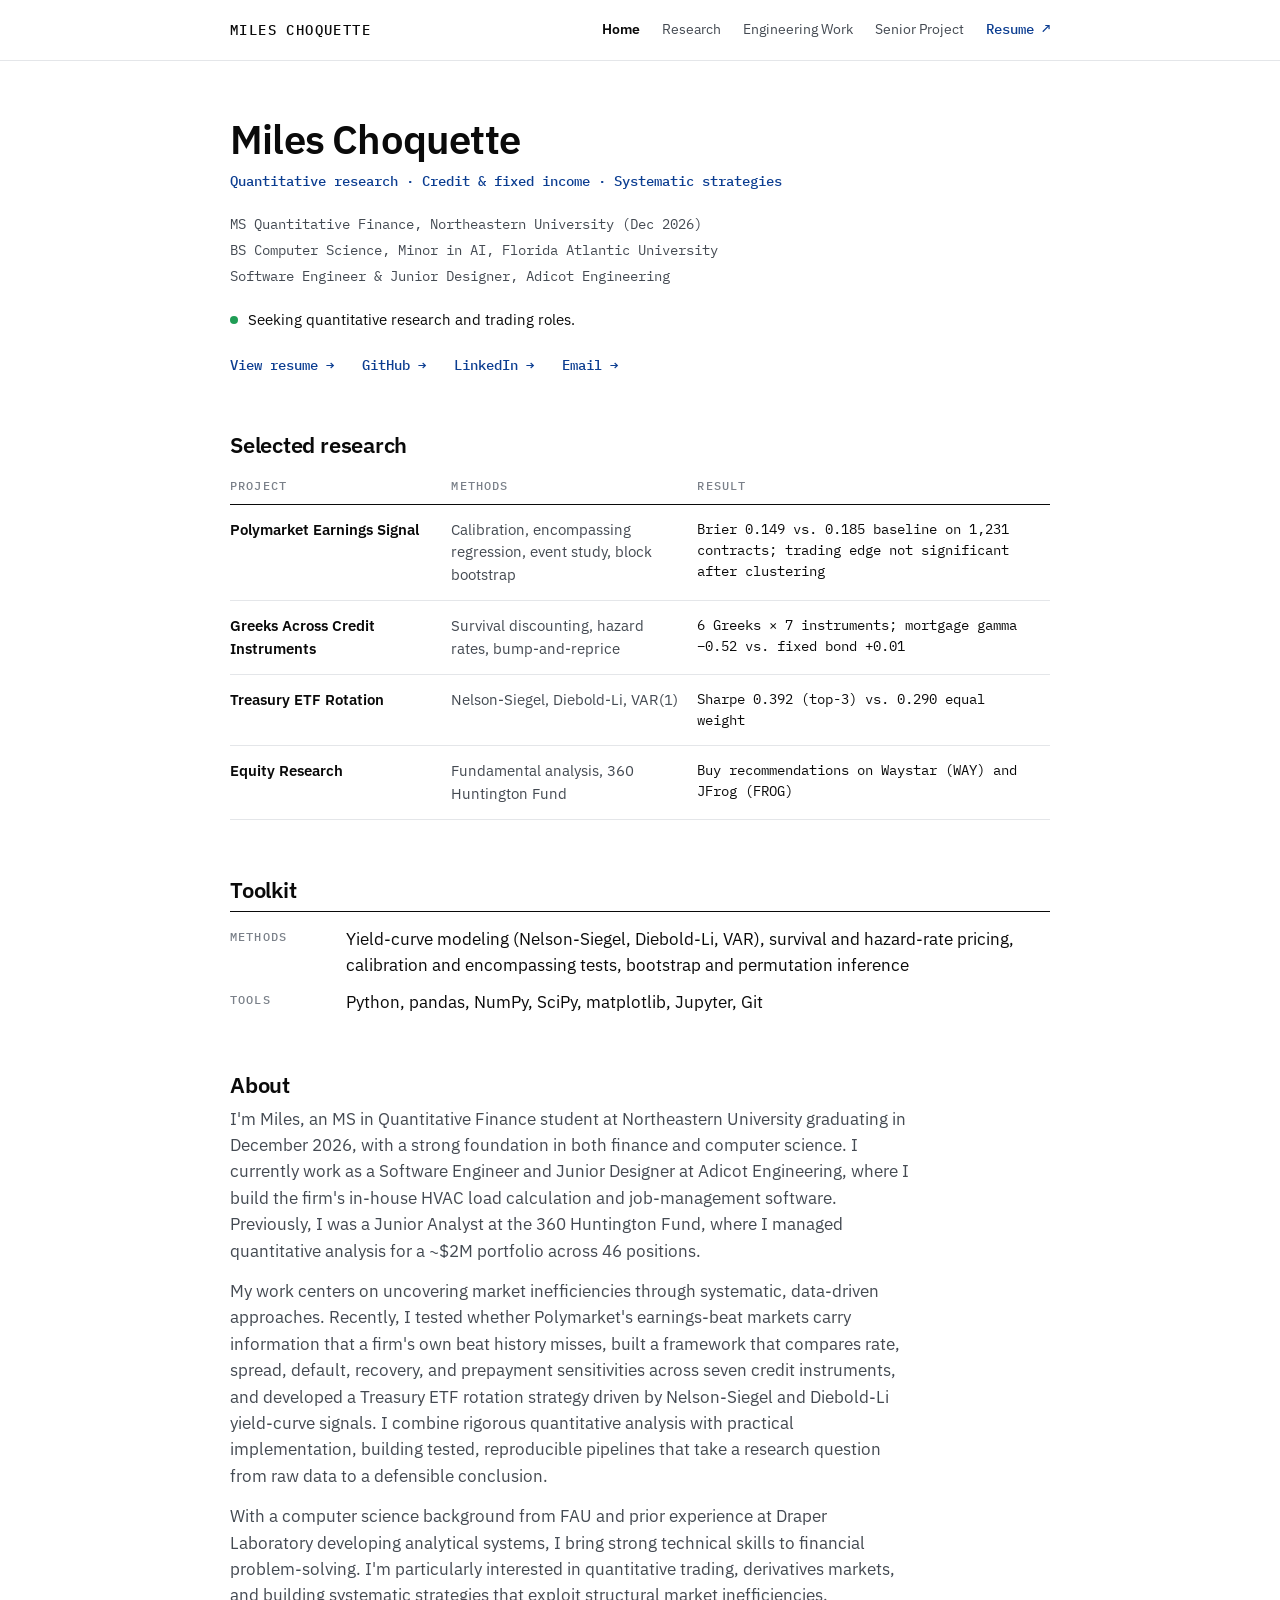
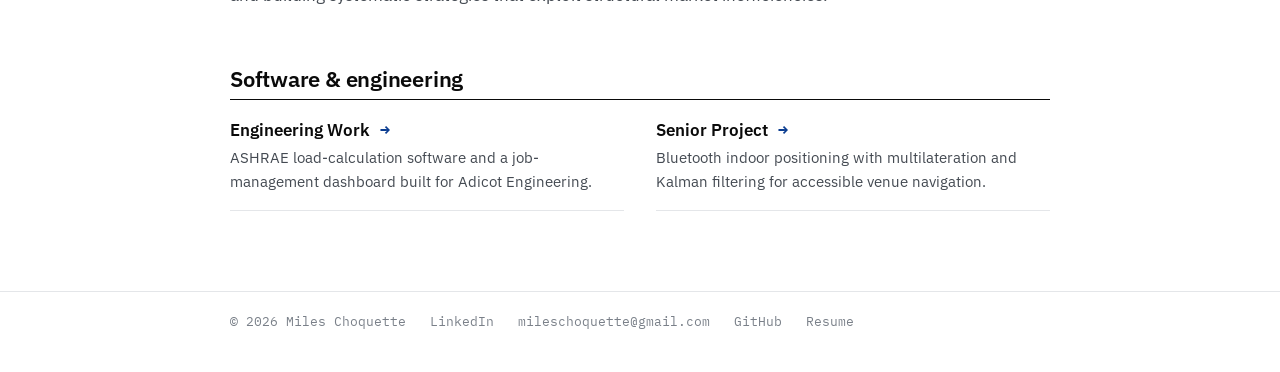
<file: index.html>
<!doctype html>
<html lang="en">
<head>
  <meta charset="utf-8">
  <meta name="viewport" content="width=device-width, initial-scale=1">
  <title>Miles Choquette | Quantitative Research</title>
  <meta name="description" content="Miles Choquette: MS Quantitative Finance candidate at Northeastern. Quantitative research, trading strategies, and engineering projects.">
  <link rel="stylesheet" href="style.css">
</head>
<body>
<header>
  <div class="wrap">
    <a class="brand" href="index.html">Miles Choquette</a>
    <nav>
      <a href="index.html" aria-current="page">Home</a>
      <a href="finance.html">Research</a>
      <a href="engineering.html">Engineering Work</a>
      <a href="senior-project.html">Senior Project</a>
      <a class="btn" href="assets/Miles-Choquette-Resume.pdf" target="_blank" rel="noopener">Resume</a>
    </nav>
  </div>
</header>
<main>
  <div class="wrap">
  <section class="hero">
    <h1>Miles Choquette</h1>
    <p class="tagline">Quantitative research &middot; Credit &amp; fixed income &middot; Systematic strategies</p>
    <ul class="creds">
      <li>MS Quantitative Finance, Northeastern University (Dec 2026)</li>
      <li>BS Computer Science, Minor in AI, Florida Atlantic University</li>
      <li>Software Engineer &amp; Junior Designer, Adicot Engineering</li>
    </ul>
    <p class="seeking">Seeking quantitative research and trading roles.</p>
  </section>
  <div class="actions">
    <a class="btn" href="assets/Miles-Choquette-Resume.pdf" target="_blank" rel="noopener">View resume</a>
    <a class="btn ghost" href="https://github.com/mileschoquette" target="_blank" rel="noopener">GitHub</a>
    <a class="btn ghost" href="https://www.linkedin.com/in/miles-choquette-372b52296" target="_blank" rel="noopener">LinkedIn</a>
    <a class="btn ghost" href="mailto:mileschoquette@gmail.com">Email</a>
  </div>
  <h2>Selected research</h2>
  <table class="research">
    <thead><tr><th>Project</th><th>Methods</th><th>Result</th></tr></thead>
    <tbody>
      <tr><td><a href="finance.html#polymarket">Polymarket Earnings Signal</a></td><td>Calibration, encompassing regression, event study, block bootstrap</td><td>Brier 0.149 vs. 0.185 baseline on 1,231 contracts; trading edge not significant after clustering</td></tr>
      <tr><td><a href="finance.html#credit-greeks">Greeks Across Credit Instruments</a></td><td>Survival discounting, hazard rates, bump-and-reprice</td><td>6 Greeks &times; 7 instruments; mortgage gamma &minus;0.52 vs. fixed bond +0.01</td></tr>
      <tr><td><a href="finance.html#ns-dl">Treasury ETF Rotation</a></td><td>Nelson-Siegel, Diebold-Li, VAR(1)</td><td>Sharpe 0.392 (top-3) vs. 0.290 equal weight</td></tr>
      <tr><td><a href="finance.html#equity">Equity Research</a></td><td>Fundamental analysis, 360 Huntington Fund</td><td>Buy recommendations on Waystar (WAY) and JFrog (FROG)</td></tr>
    </tbody>
  </table>
  <h2>Toolkit</h2>
  <dl class="toolkit">
    <dt>Methods</dt><dd>Yield-curve modeling (Nelson-Siegel, Diebold-Li, VAR), survival and hazard-rate pricing, calibration and encompassing tests, bootstrap and permutation inference</dd>
    <dt>Tools</dt><dd>Python, pandas, NumPy, SciPy, matplotlib, Jupyter, Git</dd>
  </dl>
  <section class="bio">
    <h2>About</h2>
    <p>I'm Miles, an MS in Quantitative Finance student at Northeastern University graduating in December 2026, with a strong foundation in both finance and computer science. I currently work as a Software Engineer and Junior Designer at Adicot Engineering, where I build the firm's in-house HVAC load calculation and job-management software. Previously, I was a Junior Analyst at the 360 Huntington Fund, where I managed quantitative analysis for a ~$2M portfolio across 46 positions.</p>
    <p>My work centers on uncovering market inefficiencies through systematic, data-driven approaches. Recently, I tested whether Polymarket's earnings-beat markets carry information that a firm's own beat history misses, built a framework that compares rate, spread, default, recovery, and prepayment sensitivities across seven credit instruments, and developed a Treasury ETF rotation strategy driven by Nelson-Siegel and Diebold-Li yield-curve signals. I combine rigorous quantitative analysis with practical implementation, building tested, reproducible pipelines that take a research question from raw data to a defensible conclusion.</p>
    <p>With a computer science background from FAU and prior experience at Draper Laboratory developing analytical systems, I bring strong technical skills to financial problem-solving. I'm particularly interested in quantitative trading, derivatives markets, and building systematic strategies that exploit structural market inefficiencies.</p>
  </section>
  <h2>Software &amp; engineering</h2>
  <div class="grid">
    <a class="tile" href="engineering.html"><strong>Engineering Work</strong><span>ASHRAE load-calculation software and a job-management dashboard built for Adicot Engineering.</span></a>
    <a class="tile" href="senior-project.html"><strong>Senior Project</strong><span>Bluetooth indoor positioning with multilateration and Kalman filtering for accessible venue navigation.</span></a>
  </div>
  </div>
</main>
<footer>
  <div class="wrap">
    <span>&copy; 2026 Miles Choquette</span>
    <a href="https://www.linkedin.com/in/miles-choquette-372b52296" target="_blank" rel="noopener">LinkedIn</a>
    <a href="mailto:mileschoquette@gmail.com">mileschoquette@gmail.com</a>
    <a href="https://github.com/mileschoquette" target="_blank" rel="noopener">GitHub</a>
    <a href="assets/Miles-Choquette-Resume.pdf" target="_blank" rel="noopener">Resume</a>
  </div>
</footer>
</body>
</html>
</file>
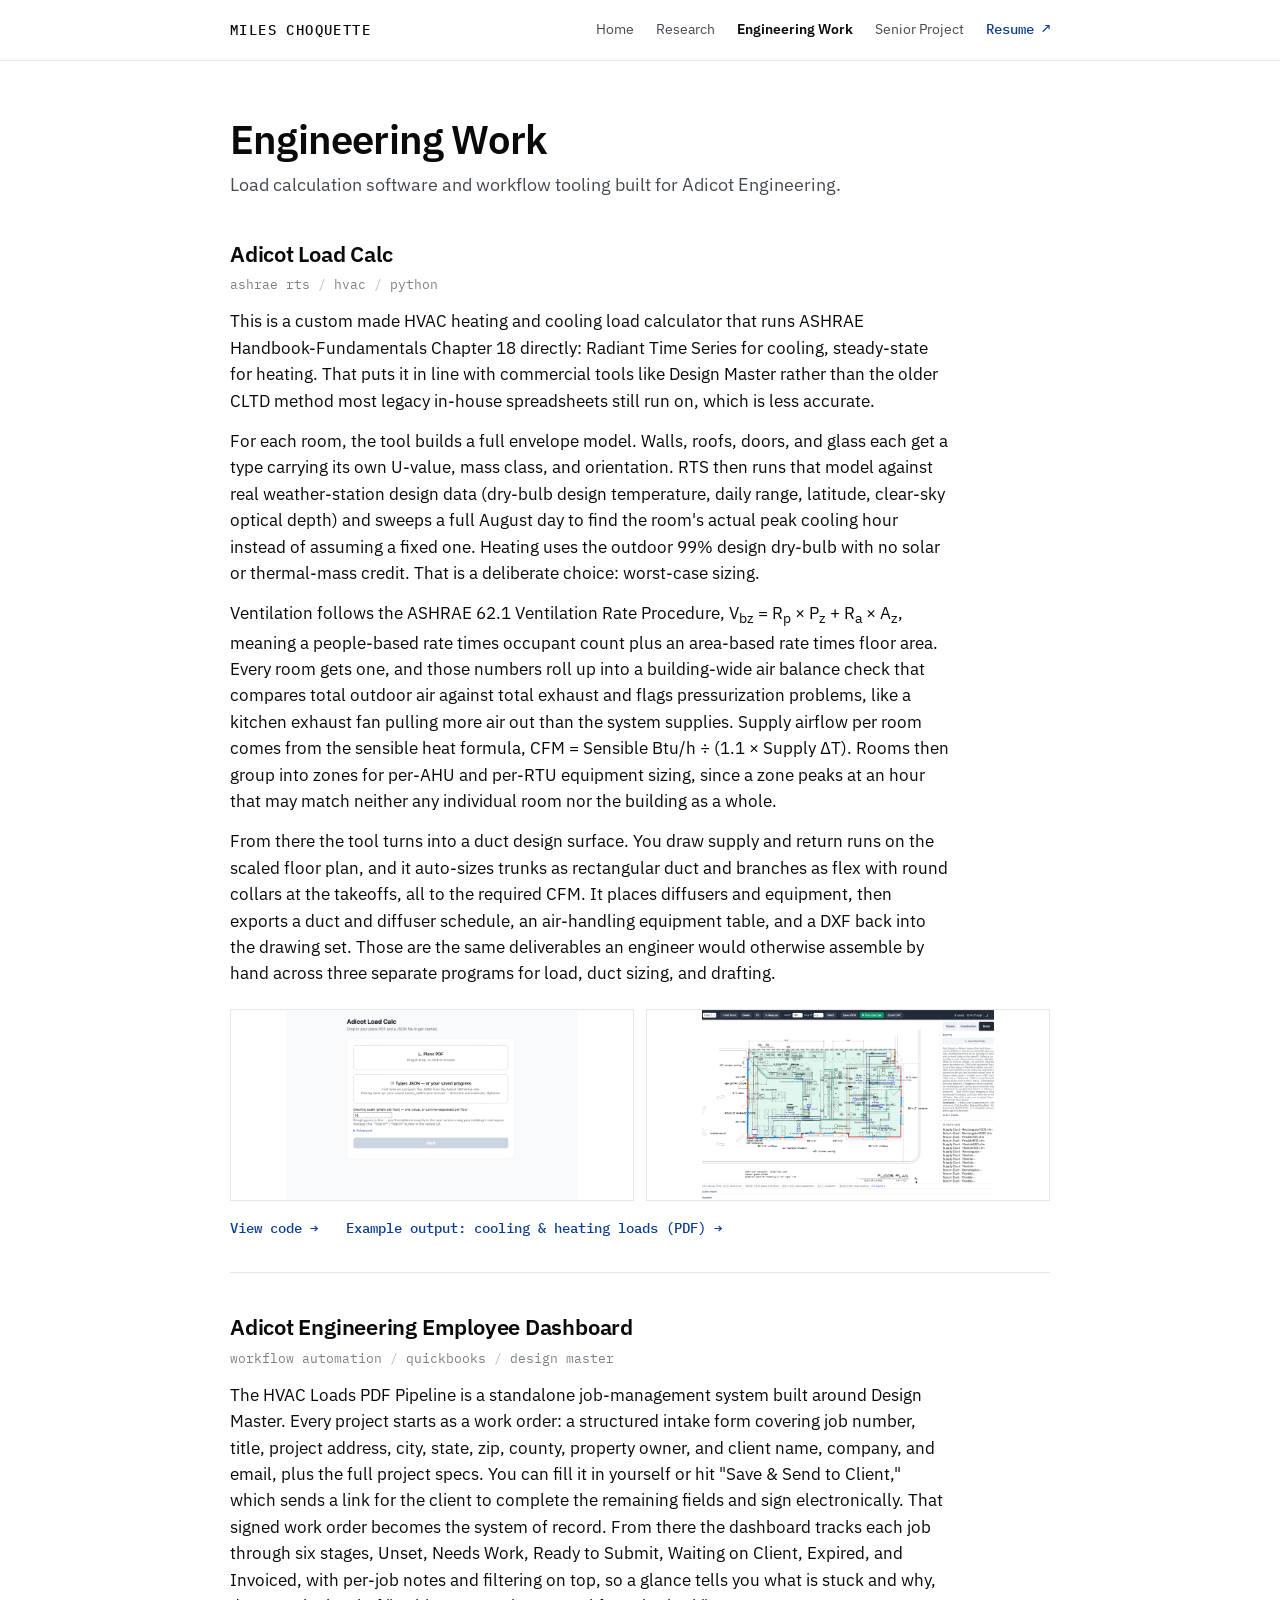
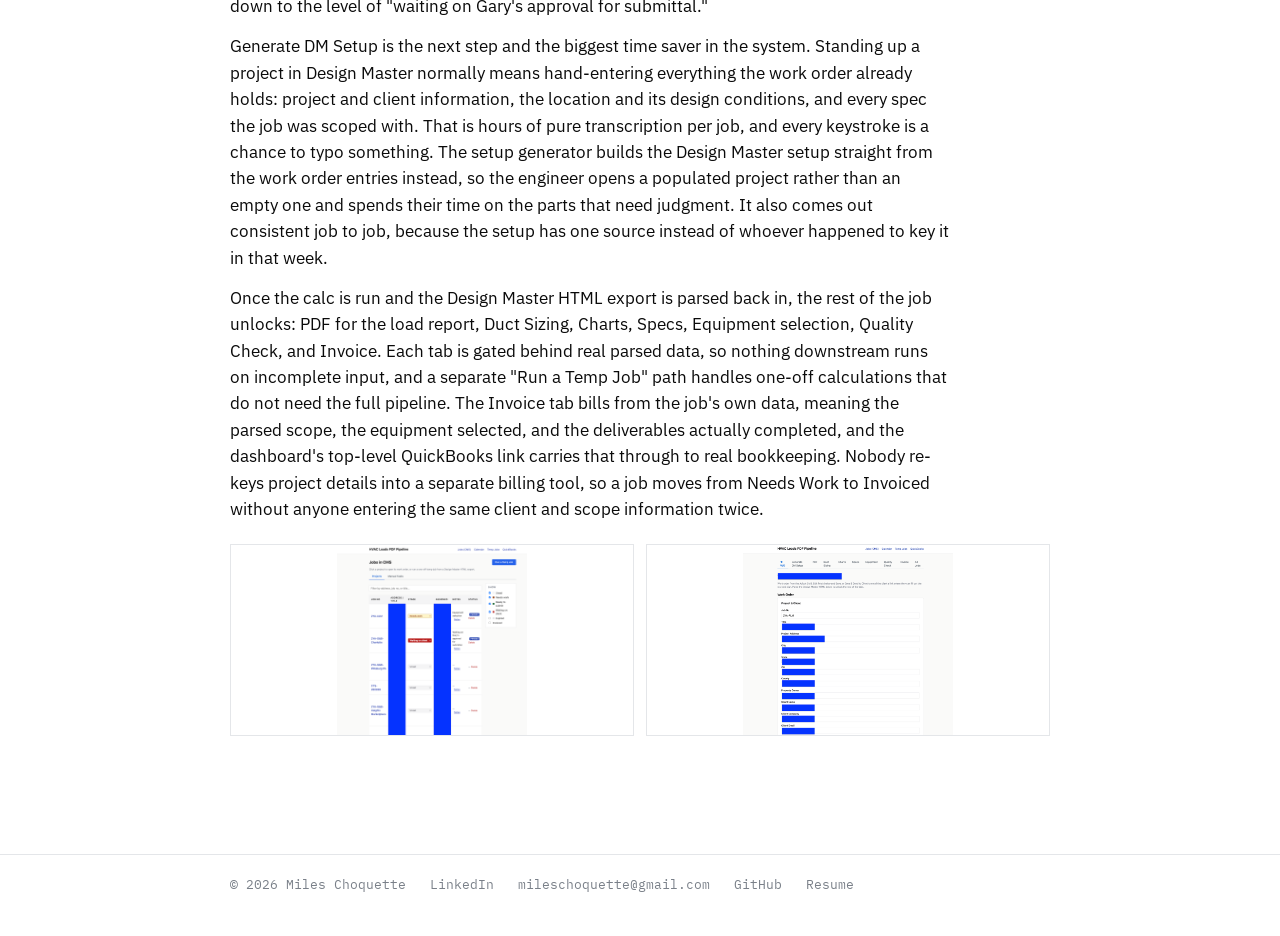
<file: engineering.html>
<!doctype html>
<html lang="en">
<head>
  <meta charset="utf-8">
  <meta name="viewport" content="width=device-width, initial-scale=1">
  <title>Engineering Work | Miles Choquette</title>
  <meta name="description" content="Engineering projects by Miles Choquette: ASHRAE RTS load calculation software and an HVAC job-management dashboard.">
  <link rel="stylesheet" href="style.css">
</head>
<body>
<header>
  <div class="wrap">
    <a class="brand" href="index.html">Miles Choquette</a>
    <nav>
      <a href="index.html">Home</a>
      <a href="finance.html">Research</a>
      <a href="engineering.html" aria-current="page">Engineering Work</a>
      <a href="senior-project.html">Senior Project</a>
      <a class="btn" href="assets/Miles-Choquette-Resume.pdf" target="_blank" rel="noopener">Resume</a>
    </nav>
  </div>
</header>
<main>
  <div class="wrap">
  <h1>Engineering Work</h1>
  <p class="lede">Load calculation software and workflow tooling built for Adicot Engineering.</p>
  <article class="project">
    <h2>Adicot Load Calc</h2>
    <ul class="tags"><li>ASHRAE RTS</li><li>HVAC</li><li>Python</li></ul>
    <p>This is a custom made HVAC heating and cooling load calculator that runs ASHRAE Handbook-Fundamentals Chapter 18 directly: Radiant Time Series for cooling, steady-state for heating. That puts it in line with commercial tools like Design Master rather than the older CLTD method most legacy in-house spreadsheets still run on, which is less accurate.</p>
    <p>For each room, the tool builds a full envelope model. Walls, roofs, doors, and glass each get a type carrying its own U-value, mass class, and orientation. RTS then runs that model against real weather-station design data (dry-bulb design temperature, daily range, latitude, clear-sky optical depth) and sweeps a full August day to find the room's actual peak cooling hour instead of assuming a fixed one. Heating uses the outdoor 99% design dry-bulb with no solar or thermal-mass credit. That is a deliberate choice: worst-case sizing.</p>
    <p>Ventilation follows the ASHRAE 62.1 Ventilation Rate Procedure, V<sub>bz</sub> = R<sub>p</sub> &times; P<sub>z</sub> + R<sub>a</sub> &times; A<sub>z</sub>, meaning a people-based rate times occupant count plus an area-based rate times floor area. Every room gets one, and those numbers roll up into a building-wide air balance check that compares total outdoor air against total exhaust and flags pressurization problems, like a kitchen exhaust fan pulling more air out than the system supplies. Supply airflow per room comes from the sensible heat formula, CFM = Sensible Btu/h &divide; (1.1 &times; Supply &Delta;T). Rooms then group into zones for per-AHU and per-RTU equipment sizing, since a zone peaks at an hour that may match neither any individual room nor the building as a whole.</p>
    <p>From there the tool turns into a duct design surface. You draw supply and return runs on the scaled floor plan, and it auto-sizes trunks as rectangular duct and branches as flex with round collars at the takeoffs, all to the required CFM. It places diffusers and equipment, then exports a duct and diffuser schedule, an air-handling equipment table, and a DXF back into the drawing set. Those are the same deliverables an engineer would otherwise assemble by hand across three separate programs for load, duct sizing, and drafting.</p>
    <div class="gallery">
      <a href="assets/img/engineering-work-1.png" target="_blank"><img src="assets/img/engineering-work-1.png" alt="Adicot Load Calc start screen with plans PDF and types JSON drop zones" loading="lazy"></a>
      <a href="assets/img/engineering-work-2.png" target="_blank"><img src="assets/img/engineering-work-2.png" alt="Duct design surface drawn over a scaled floor plan" loading="lazy"></a>
    </div>
    <div class="links"><a class="btn" href="https://github.com/mileschoquette/hvac-load-calc" target="_blank" rel="noopener">View code</a><a class="btn ghost" href="https://drive.google.com/file/d/1VFeD6eDWkNVl-1t7YhZSSoFzVdA-9-0_/view" target="_blank" rel="noopener">Example output: cooling &amp; heating loads (PDF)</a></div>
  </article>
  <article class="project">
    <h2>Adicot Engineering Employee Dashboard</h2>
    <ul class="tags"><li>Workflow automation</li><li>QuickBooks</li><li>Design Master</li></ul>
    <p>The HVAC Loads PDF Pipeline is a standalone job-management system built around Design Master. Every project starts as a work order: a structured intake form covering job number, title, project address, city, state, zip, county, property owner, and client name, company, and email, plus the full project specs. You can fill it in yourself or hit "Save &amp; Send to Client," which sends a link for the client to complete the remaining fields and sign electronically. That signed work order becomes the system of record. From there the dashboard tracks each job through six stages, Unset, Needs Work, Ready to Submit, Waiting on Client, Expired, and Invoiced, with per-job notes and filtering on top, so a glance tells you what is stuck and why, down to the level of "waiting on Gary's approval for submittal."</p>
    <p>Generate DM Setup is the next step and the biggest time saver in the system. Standing up a project in Design Master normally means hand-entering everything the work order already holds: project and client information, the location and its design conditions, and every spec the job was scoped with. That is hours of pure transcription per job, and every keystroke is a chance to typo something. The setup generator builds the Design Master setup straight from the work order entries instead, so the engineer opens a populated project rather than an empty one and spends their time on the parts that need judgment. It also comes out consistent job to job, because the setup has one source instead of whoever happened to key it in that week.</p>
    <p>Once the calc is run and the Design Master HTML export is parsed back in, the rest of the job unlocks: PDF for the load report, Duct Sizing, Charts, Specs, Equipment selection, Quality Check, and Invoice. Each tab is gated behind real parsed data, so nothing downstream runs on incomplete input, and a separate "Run a Temp Job" path handles one-off calculations that do not need the full pipeline. The Invoice tab bills from the job's own data, meaning the parsed scope, the equipment selected, and the deliverables actually completed, and the dashboard's top-level QuickBooks link carries that through to real bookkeeping. Nobody re-keys project details into a separate billing tool, so a job moves from Needs Work to Invoiced without anyone entering the same client and scope information twice.</p>
    <div class="gallery">
      <a href="assets/img/engineering-work-3.png" target="_blank"><img src="assets/img/engineering-work-3.png" alt="Jobs dashboard listing projects by stage, with client details masked" loading="lazy"></a>
      <a href="assets/img/engineering-work-4.png" target="_blank"><img src="assets/img/engineering-work-4.png" alt="Work order intake form, with client details masked" loading="lazy"></a>
    </div>
  </article>
  </div>
</main>
<footer>
  <div class="wrap">
    <span>&copy; 2026 Miles Choquette</span>
    <a href="https://www.linkedin.com/in/miles-choquette-372b52296" target="_blank" rel="noopener">LinkedIn</a>
    <a href="mailto:mileschoquette@gmail.com">mileschoquette@gmail.com</a>
    <a href="https://github.com/mileschoquette" target="_blank" rel="noopener">GitHub</a>
    <a href="assets/Miles-Choquette-Resume.pdf" target="_blank" rel="noopener">Resume</a>
  </div>
</footer>
</body>
</html>
</file>
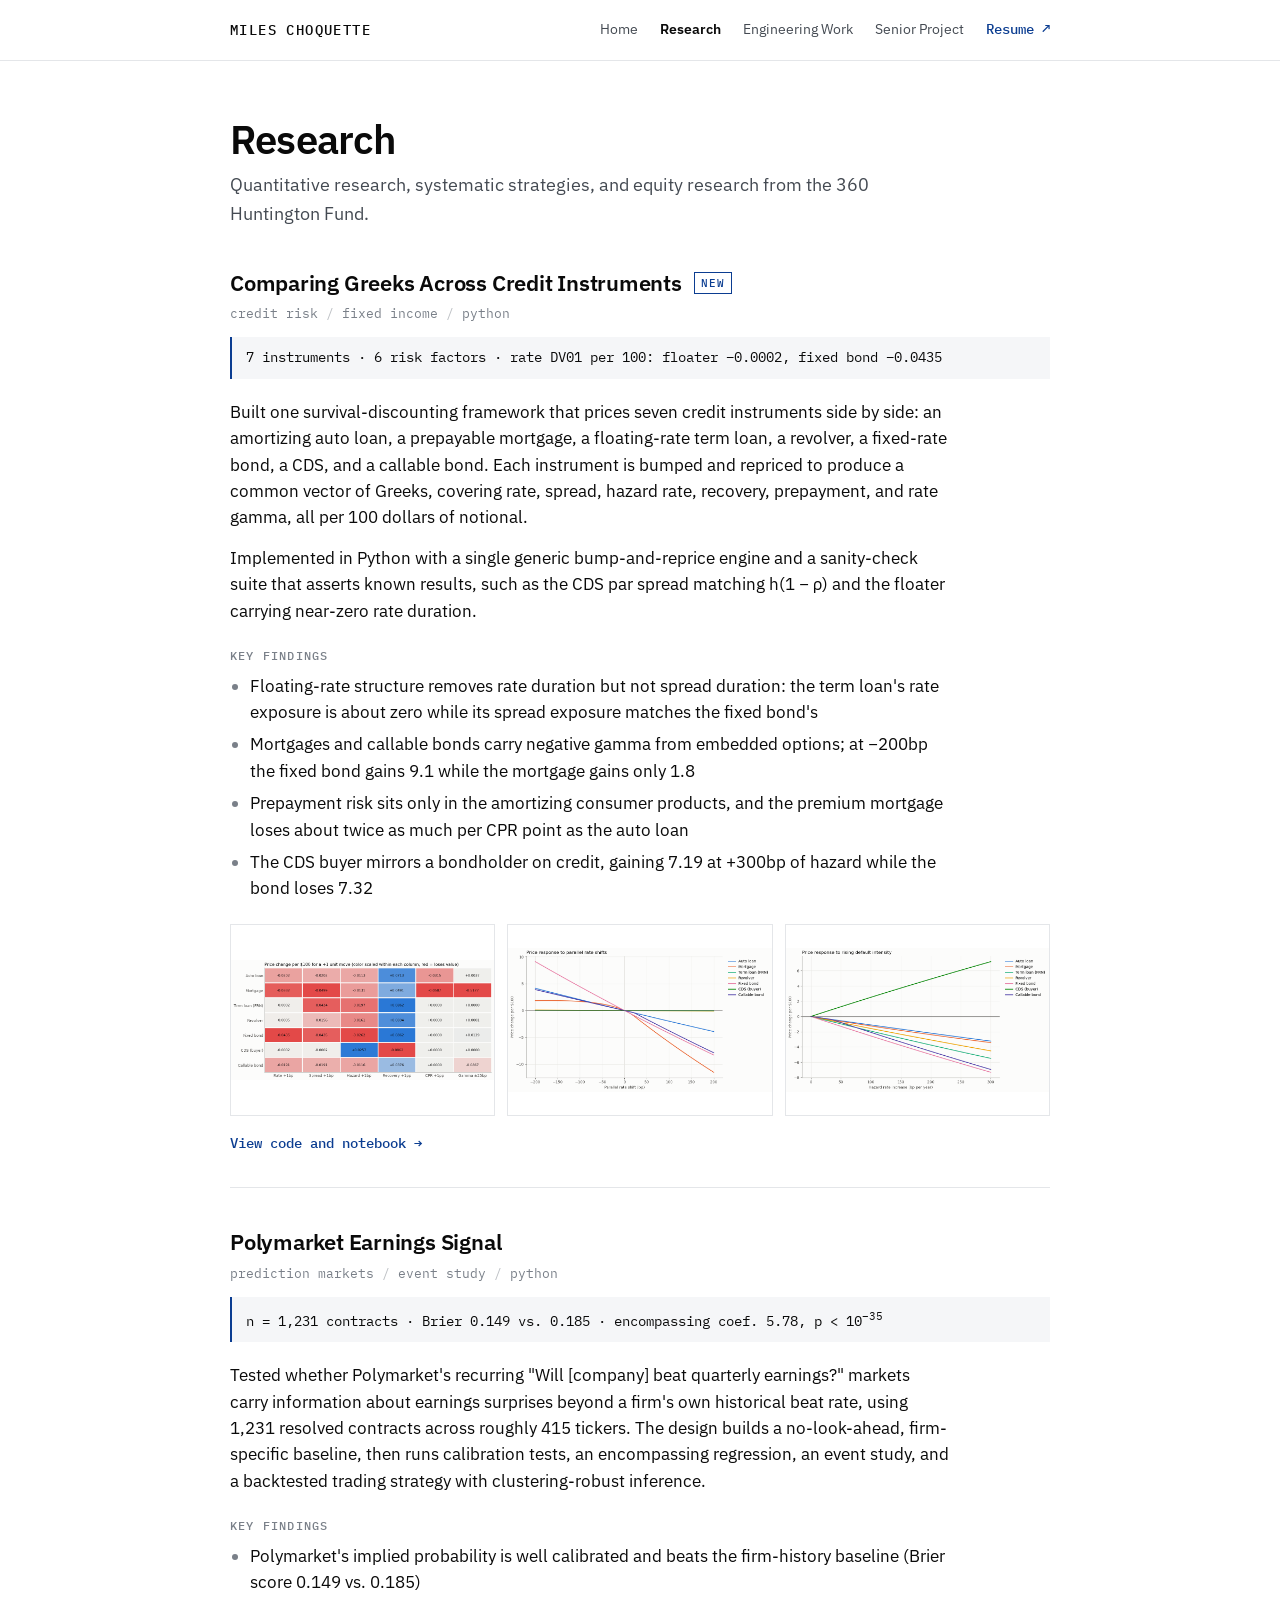
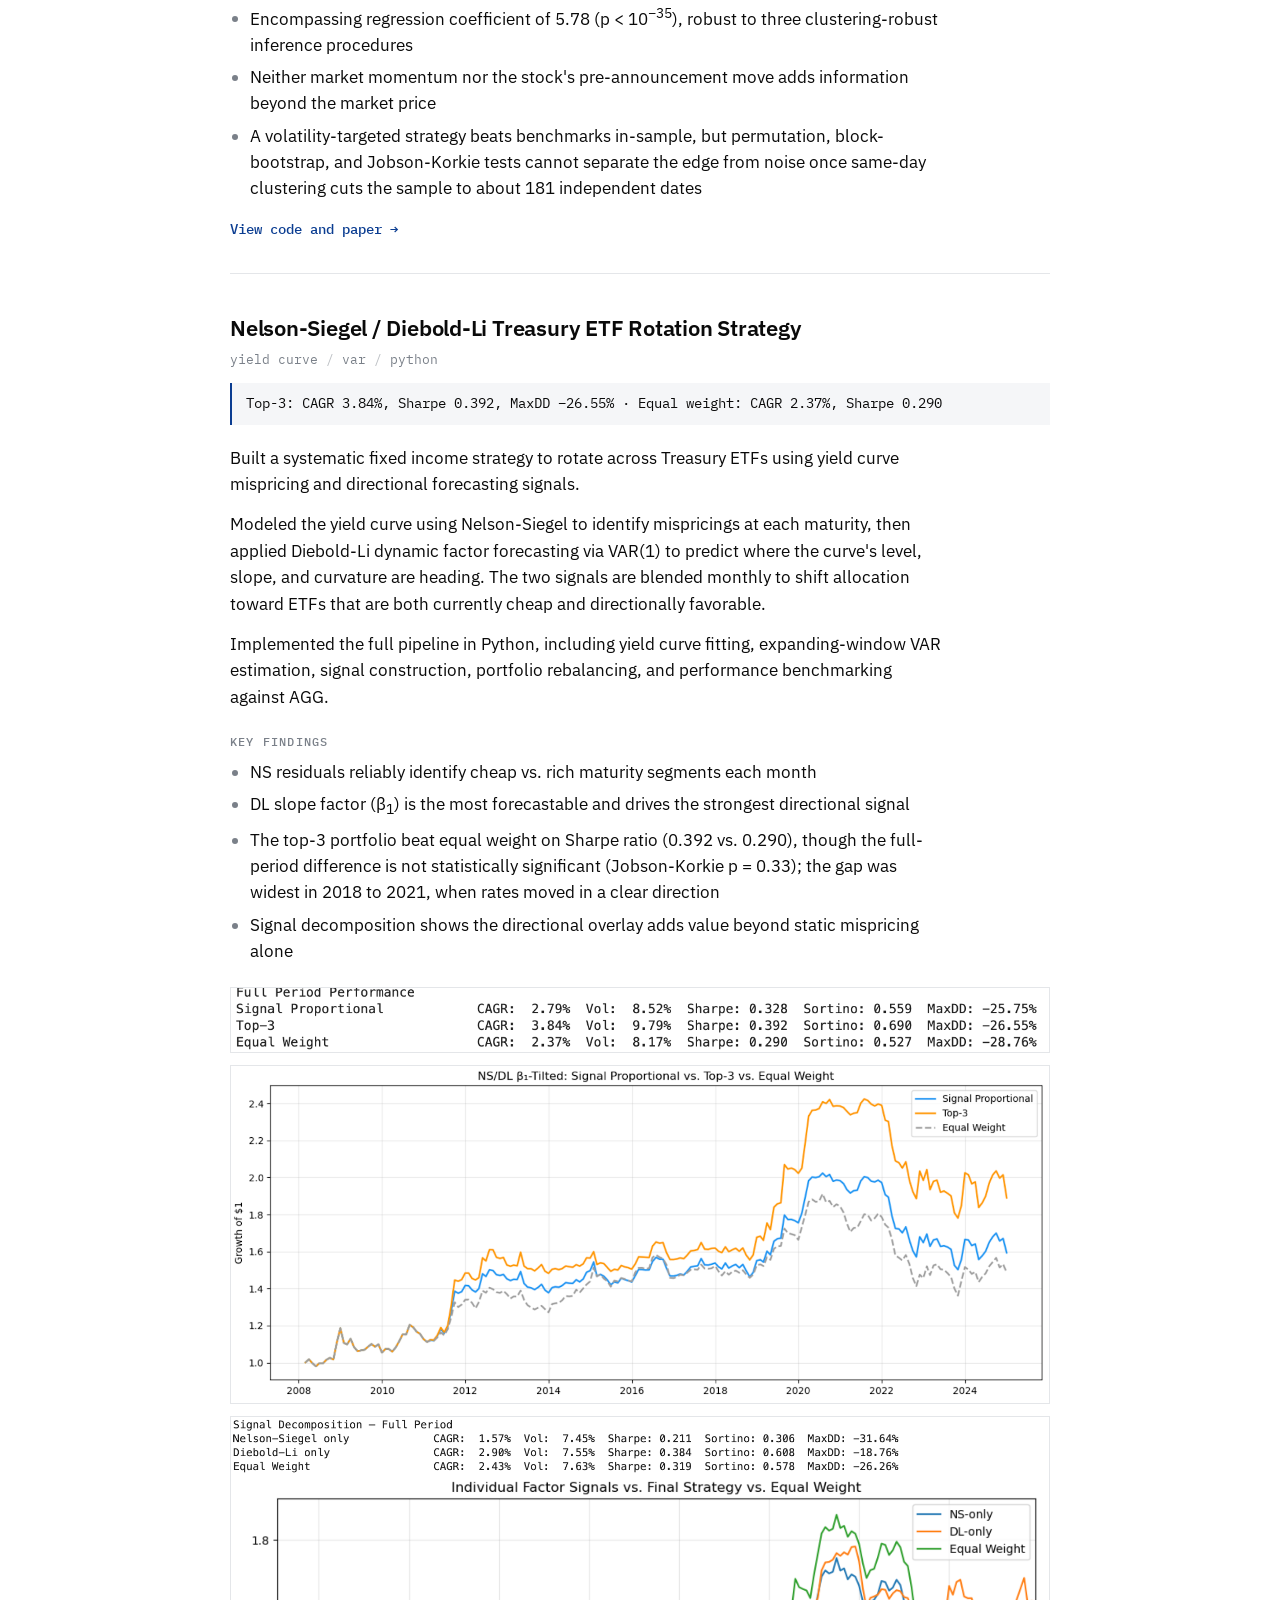
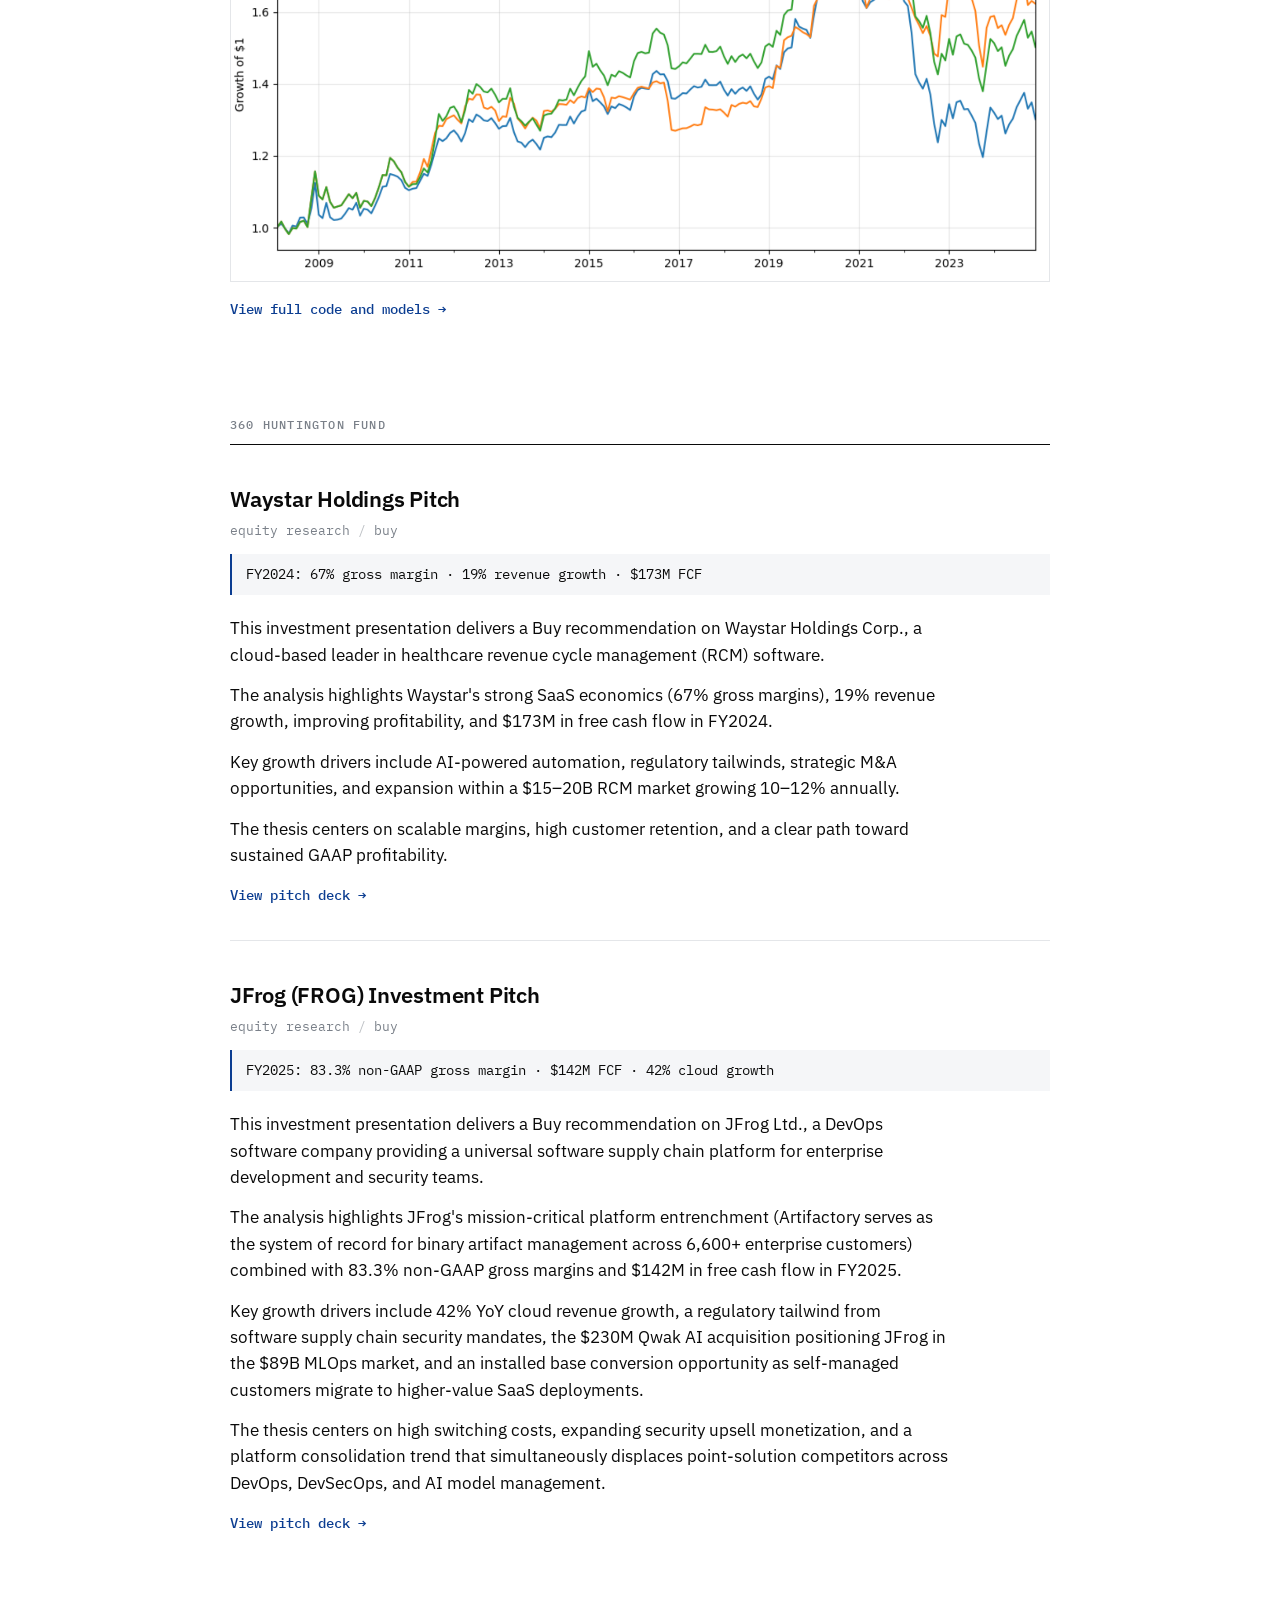
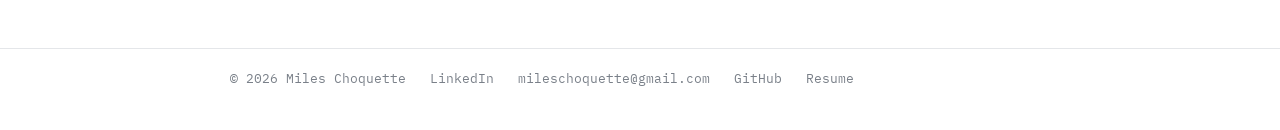
<file: finance.html>
<!doctype html>
<html lang="en">
<head>
  <meta charset="utf-8">
  <meta name="viewport" content="width=device-width, initial-scale=1">
  <title>Research | Miles Choquette</title>
  <meta name="description" content="Quantitative finance projects by Miles Choquette: credit risk, prediction markets, fixed income, and equity research.">
  <link rel="stylesheet" href="style.css">
</head>
<body>
<header>
  <div class="wrap">
    <a class="brand" href="index.html">Miles Choquette</a>
    <nav>
      <a href="index.html">Home</a>
      <a href="finance.html" aria-current="page">Research</a>
      <a href="engineering.html">Engineering Work</a>
      <a href="senior-project.html">Senior Project</a>
      <a class="btn" href="assets/Miles-Choquette-Resume.pdf" target="_blank" rel="noopener">Resume</a>
    </nav>
  </div>
</header>
<main>
  <div class="wrap">
  <h1>Research</h1>
  <p class="lede">Quantitative research, systematic strategies, and equity research from the 360 Huntington Fund.</p>
  <article class="project" id="credit-greeks">
    <h2>Comparing Greeks Across Credit Instruments<span class="new">New</span></h2>
    <ul class="tags"><li>Credit risk</li><li>Fixed income</li><li>Python</li></ul>
    <p class="metrics">7 instruments &middot; 6 risk factors &middot; rate DV01 per 100: floater &minus;0.0002, fixed bond &minus;0.0435</p>
    <p>Built one survival-discounting framework that prices seven credit instruments side by side: an amortizing auto loan, a prepayable mortgage, a floating-rate term loan, a revolver, a fixed-rate bond, a CDS, and a callable bond. Each instrument is bumped and repriced to produce a common vector of Greeks, covering rate, spread, hazard rate, recovery, prepayment, and rate gamma, all per 100 dollars of notional.</p>
    <p>Implemented in Python with a single generic bump-and-reprice engine and a sanity-check suite that asserts known results, such as the CDS par spread matching h(1 &minus; &rho;) and the floater carrying near-zero rate duration.</p>
    <h3>Key findings</h3>
    <ul>
      <li>Floating-rate structure removes rate duration but not spread duration: the term loan's rate exposure is about zero while its spread exposure matches the fixed bond's</li>
      <li>Mortgages and callable bonds carry negative gamma from embedded options; at &minus;200bp the fixed bond gains 9.1 while the mortgage gains only 1.8</li>
      <li>Prepayment risk sits only in the amortizing consumer products, and the premium mortgage loses about twice as much per CPR point as the auto loan</li>
      <li>The CDS buyer mirrors a bondholder on credit, gaining 7.19 at +300bp of hazard while the bond loses 7.32</li>
    </ul>
    <div class="gallery">
      <a href="assets/img/credit-greeks-heatmap.png" target="_blank"><img src="assets/img/credit-greeks-heatmap.png" alt="Heatmap of price change per 100 dollars for each instrument and risk factor" loading="lazy"></a>
      <a href="assets/img/credit-greeks-rates.png" target="_blank"><img src="assets/img/credit-greeks-rates.png" alt="Price change versus parallel rate shift for seven credit instruments" loading="lazy"></a>
      <a href="assets/img/credit-greeks-hazard.png" target="_blank"><img src="assets/img/credit-greeks-hazard.png" alt="Price change versus hazard rate increase for seven credit instruments" loading="lazy"></a>
    </div>
    <div class="links"><a class="btn" href="https://github.com/mileschoquette/credit-instrument-greeks" target="_blank" rel="noopener">View code and notebook</a></div>
  </article>
  <article class="project" id="polymarket">
    <h2>Polymarket Earnings Signal</h2>
    <ul class="tags"><li>Prediction markets</li><li>Event study</li><li>Python</li></ul>
    <p class="metrics">n = 1,231 contracts &middot; Brier 0.149 vs. 0.185 &middot; encompassing coef. 5.78, p &lt; 10<sup>&minus;35</sup></p>
    <p>Tested whether Polymarket's recurring "Will [company] beat quarterly earnings?" markets carry information about earnings surprises beyond a firm's own historical beat rate, using 1,231 resolved contracts across roughly 415 tickers. The design builds a no-look-ahead, firm-specific baseline, then runs calibration tests, an encompassing regression, an event study, and a backtested trading strategy with clustering-robust inference.</p>
    <h3>Key findings</h3>
    <ul>
      <li>Polymarket's implied probability is well calibrated and beats the firm-history baseline (Brier score 0.149 vs. 0.185)</li>
      <li>Encompassing regression coefficient of 5.78 (p &lt; 10<sup>&minus;35</sup>), robust to three clustering-robust inference procedures</li>
      <li>Neither market momentum nor the stock's pre-announcement move adds information beyond the market price</li>
      <li>A volatility-targeted strategy beats benchmarks in-sample, but permutation, block-bootstrap, and Jobson-Korkie tests cannot separate the edge from noise once same-day clustering cuts the sample to about 181 independent dates</li>
    </ul>
    <div class="links"><a class="btn" href="https://github.com/mileschoquette/polymarket-earnings-signal" target="_blank" rel="noopener">View code and paper</a></div>
  </article>
  <article class="project" id="ns-dl">
    <h2>Nelson-Siegel / Diebold-Li Treasury ETF Rotation Strategy</h2>
    <ul class="tags"><li>Yield curve</li><li>VAR</li><li>Python</li></ul>
    <p class="metrics">Top-3: CAGR 3.84%, Sharpe 0.392, MaxDD &minus;26.55% &middot; Equal weight: CAGR 2.37%, Sharpe 0.290</p>
    <p>Built a systematic fixed income strategy to rotate across Treasury ETFs using yield curve mispricing and directional forecasting signals.</p>
    <p>Modeled the yield curve using Nelson-Siegel to identify mispricings at each maturity, then applied Diebold-Li dynamic factor forecasting via VAR(1) to predict where the curve's level, slope, and curvature are heading. The two signals are blended monthly to shift allocation toward ETFs that are both currently cheap and directionally favorable.</p>
    <p>Implemented the full pipeline in Python, including yield curve fitting, expanding-window VAR estimation, signal construction, portfolio rebalancing, and performance benchmarking against AGG.</p>
    <h3>Key findings</h3>
    <ul>
      <li>NS residuals reliably identify cheap vs. rich maturity segments each month</li>
      <li>DL slope factor (&beta;<sub>1</sub>) is the most forecastable and drives the strongest directional signal</li>
      <li>The top-3 portfolio beat equal weight on Sharpe ratio (0.392 vs. 0.290), though the full-period difference is not statistically significant (Jobson-Korkie p = 0.33); the gap was widest in 2018 to 2021, when rates moved in a clear direction</li>
      <li>Signal decomposition shows the directional overlay adds value beyond static mispricing alone</li>
    </ul>
    <div class="gallery wide">
      <a href="assets/img/finance-work-4.png" target="_blank"><img src="assets/img/finance-work-4.png" alt="Full-period performance summary: signal-proportional, top-3, and equal-weight portfolios" loading="lazy"></a>
      <a href="assets/img/finance-work-5.png" target="_blank"><img src="assets/img/finance-work-5.png" alt="Growth of 1 dollar: NS/DL beta-tilted signal-proportional vs. top-3 vs. equal weight" loading="lazy"></a>
      <a href="assets/img/finance-work-6.png" target="_blank"><img src="assets/img/finance-work-6.png" alt="Signal decomposition: NS-only, DL-only, and equal-weight growth of 1 dollar" loading="lazy"></a>
    </div>
    <div class="links"><a class="btn" href="https://github.com/mileschoquette/Nelson-Siegel-Diebold-Li-Treasury-ETF-Rotation-Strategy" target="_blank" rel="noopener">View full code and models</a></div>
  </article>
  <h2 class="section-label">360 Huntington Fund</h2>
  <article class="project" id="equity">
    <h2>Waystar Holdings Pitch</h2>
    <ul class="tags"><li>Equity research</li><li>Buy</li></ul>
    <p class="metrics">FY2024: 67% gross margin &middot; 19% revenue growth &middot; $173M FCF</p>
    <p>This investment presentation delivers a Buy recommendation on Waystar Holdings Corp., a cloud-based leader in healthcare revenue cycle management (RCM) software.</p>
    <p>The analysis highlights Waystar's strong SaaS economics (67% gross margins), 19% revenue growth, improving profitability, and $173M in free cash flow in FY2024.</p>
    <p>Key growth drivers include AI-powered automation, regulatory tailwinds, strategic M&amp;A opportunities, and expansion within a $15&ndash;20B RCM market growing 10&ndash;12% annually.</p>
    <p>The thesis centers on scalable margins, high customer retention, and a clear path toward sustained GAAP profitability.</p>
    <div class="links"><a class="btn" href="https://drive.google.com/file/d/1B6XAFOlBMUJH9rV9QnKZtY--R-jNGbxo/view" target="_blank" rel="noopener">View pitch deck</a></div>
  </article>
  <article class="project">
    <h2>JFrog (FROG) Investment Pitch</h2>
    <ul class="tags"><li>Equity research</li><li>Buy</li></ul>
    <p class="metrics">FY2025: 83.3% non-GAAP gross margin &middot; $142M FCF &middot; 42% cloud growth</p>
    <p>This investment presentation delivers a Buy recommendation on JFrog Ltd., a DevOps software company providing a universal software supply chain platform for enterprise development and security teams.</p>
    <p>The analysis highlights JFrog's mission-critical platform entrenchment (Artifactory serves as the system of record for binary artifact management across 6,600+ enterprise customers) combined with 83.3% non-GAAP gross margins and $142M in free cash flow in FY2025.</p>
    <p>Key growth drivers include 42% YoY cloud revenue growth, a regulatory tailwind from software supply chain security mandates, the $230M Qwak AI acquisition positioning JFrog in the $89B MLOps market, and an installed base conversion opportunity as self-managed customers migrate to higher-value SaaS deployments.</p>
    <p>The thesis centers on high switching costs, expanding security upsell monetization, and a platform consolidation trend that simultaneously displaces point-solution competitors across DevOps, DevSecOps, and AI model management.</p>
    <div class="links"><a class="btn" href="https://drive.google.com/file/d/1aic3cxyYDIwAErRcI-komV7kDNz2cZ-9/view" target="_blank" rel="noopener">View pitch deck</a></div>
  </article>
  </div>
</main>
<footer>
  <div class="wrap">
    <span>&copy; 2026 Miles Choquette</span>
    <a href="https://www.linkedin.com/in/miles-choquette-372b52296" target="_blank" rel="noopener">LinkedIn</a>
    <a href="mailto:mileschoquette@gmail.com">mileschoquette@gmail.com</a>
    <a href="https://github.com/mileschoquette" target="_blank" rel="noopener">GitHub</a>
    <a href="assets/Miles-Choquette-Resume.pdf" target="_blank" rel="noopener">Resume</a>
  </div>
</footer>
</body>
</html>
</file>
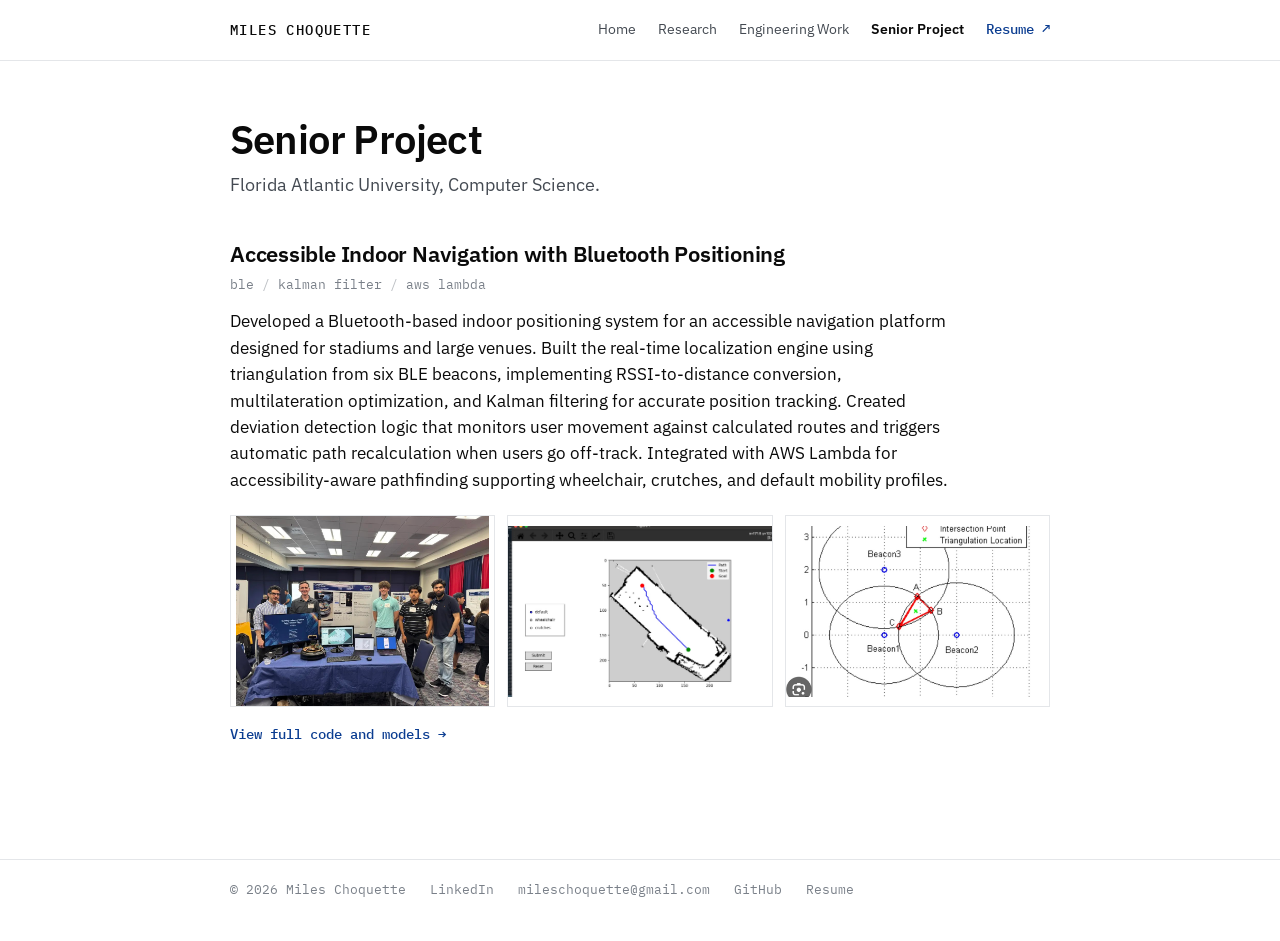
<file: senior-project.html>
<!doctype html>
<html lang="en">
<head>
  <meta charset="utf-8">
  <meta name="viewport" content="width=device-width, initial-scale=1">
  <title>Senior Project | Miles Choquette</title>
  <meta name="description" content="Senior project by Miles Choquette: Bluetooth indoor positioning for accessible navigation in large venues.">
  <link rel="stylesheet" href="style.css">
</head>
<body>
<header>
  <div class="wrap">
    <a class="brand" href="index.html">Miles Choquette</a>
    <nav>
      <a href="index.html">Home</a>
      <a href="finance.html">Research</a>
      <a href="engineering.html">Engineering Work</a>
      <a href="senior-project.html" aria-current="page">Senior Project</a>
      <a class="btn" href="assets/Miles-Choquette-Resume.pdf" target="_blank" rel="noopener">Resume</a>
    </nav>
  </div>
</header>
<main>
  <div class="wrap">
  <h1>Senior Project</h1>
  <p class="lede">Florida Atlantic University, Computer Science.</p>
  <article class="project">
    <h2>Accessible Indoor Navigation with Bluetooth Positioning</h2>
    <ul class="tags"><li>BLE</li><li>Kalman filter</li><li>AWS Lambda</li></ul>
    <p>Developed a Bluetooth-based indoor positioning system for an accessible navigation platform designed for stadiums and large venues. Built the real-time localization engine using triangulation from six BLE beacons, implementing RSSI-to-distance conversion, multilateration optimization, and Kalman filtering for accurate position tracking. Created deviation detection logic that monitors user movement against calculated routes and triggers automatic path recalculation when users go off-track. Integrated with AWS Lambda for accessibility-aware pathfinding supporting wheelchair, crutches, and default mobility profiles.</p>
    <div class="gallery">
      <a href="assets/img/senior-project-work-1.jpeg" target="_blank"><img src="assets/img/senior-project-work-1.jpeg" alt="Project team presenting at the senior design showcase" loading="lazy"></a>
      <a href="assets/img/senior-project-work-2.jpeg" target="_blank"><img src="assets/img/senior-project-work-2.jpeg" alt="Path-planning interface with default, wheelchair, and crutches mobility profiles" loading="lazy"></a>
      <a href="assets/img/senior-project-work-3.jpeg" target="_blank"><img src="assets/img/senior-project-work-3.jpeg" alt="Triangulation of user location from three BLE beacon range circles" loading="lazy"></a>
    </div>
    <div class="links"><a class="btn" href="https://github.com/miles-choquette/Senior-Project" target="_blank" rel="noopener">View full code and models</a></div>
  </article>
  </div>
</main>
<footer>
  <div class="wrap">
    <span>&copy; 2026 Miles Choquette</span>
    <a href="https://www.linkedin.com/in/miles-choquette-372b52296" target="_blank" rel="noopener">LinkedIn</a>
    <a href="mailto:mileschoquette@gmail.com">mileschoquette@gmail.com</a>
    <a href="https://github.com/mileschoquette" target="_blank" rel="noopener">GitHub</a>
    <a href="assets/Miles-Choquette-Resume.pdf" target="_blank" rel="noopener">Resume</a>
  </div>
</footer>
</body>
</html>
</file>
<file: style.css>
@import url("https://fonts.googleapis.com/css2?family=IBM+Plex+Sans:wght@400;500;600&family=IBM+Plex+Mono:wght@400;500&display=swap");

:root {
  --bg: #ffffff;
  --ink: #0a0a0a;
  --ink-2: #444a52;
  --ink-3: #7a8089;
  --rule: #e4e6e9;
  --panel: #f5f6f8;
  --accent: #0b3d91;
  --sans: "IBM Plex Sans", "Helvetica Neue", Arial, sans-serif;
  --mono: "IBM Plex Mono", ui-monospace, Menlo, monospace;
}
@media (prefers-color-scheme: dark) {
  :root {
    --bg: #0b0d10;
    --ink: #e8eaed;
    --ink-2: #b4b9c0;
    --ink-3: #7d838c;
    --rule: #22262c;
    --panel: #12161b;
    --accent: #7aa7ff;
  }
}

* { box-sizing: border-box; }
html { -webkit-text-size-adjust: 100%; }
body {
  margin: 0;
  background: var(--bg);
  color: var(--ink);
  font: 16.5px/1.6 var(--sans);
  font-variant-numeric: tabular-nums;
}
a { color: var(--accent); text-decoration: none; }
a:hover { text-decoration: underline; text-underline-offset: 3px; }
img { max-width: 100%; height: auto; display: block; }
.wrap { max-width: 860px; margin: 0 auto; padding: 0 20px; }

/* header: full-width bar */
header { border-bottom: 1px solid var(--rule); }
header .wrap { display: flex; align-items: center; justify-content: space-between; gap: 8px 28px; flex-wrap: wrap; min-height: 60px; padding-top: 10px; padding-bottom: 10px; }
.brand { font: 500 14px/1 var(--mono); text-transform: uppercase; letter-spacing: 0.1em; color: var(--ink); }
.brand:hover { text-decoration: none; }
nav { display: flex; gap: 6px 22px; flex-wrap: wrap; align-items: center; font: 14px/1.4 var(--sans); }
nav a { color: var(--ink-2); }
nav a:hover { color: var(--ink); text-decoration: none; }
nav a[aria-current="page"] { color: var(--ink); font-weight: 600; }

/* text links with arrows instead of buttons */
.btn { font: 500 14px/1.4 var(--mono); color: var(--accent); }
.btn::after { content: " \2192"; }
nav .btn::after { content: " \2197"; }

main { padding: 56px 0 80px; }
h1 { font-size: 40px; line-height: 1.1; font-weight: 600; letter-spacing: -0.02em; margin: 0 0 10px; }
h2 { font-size: 22px; line-height: 1.3; font-weight: 600; letter-spacing: -0.01em; margin: 0 0 6px; }
main h2 { margin-top: 56px; }
h3 { font: 500 12px/1.4 var(--mono); text-transform: uppercase; letter-spacing: 0.1em; color: var(--ink-3); margin: 24px 0 8px; }
p { margin: 0 0 14px; }
.lede { color: var(--ink-2); font-size: 18px; margin-bottom: 40px; max-width: 62ch; }

/* home hero */
.hero { margin-bottom: 8px; }
.tagline { font: 500 14px/1.5 var(--mono); color: var(--accent); margin: 0; }
.creds { list-style: none; padding: 0; margin: 20px 0 0; font: 14px/1.85 var(--mono); color: var(--ink-2); }
.seeking { margin: 18px 0 0; font-size: 15px; color: var(--ink); }
.seeking::before { content: ""; display: inline-block; width: 8px; height: 8px; border-radius: 50%; background: #1f9d55; margin-right: 10px; vertical-align: 1px; }
.actions { display: flex; gap: 8px 28px; flex-wrap: wrap; margin: 24px 0 0; }
.bio p { max-width: 68ch; color: var(--ink-2); }

/* research table */
.research { width: 100%; border-collapse: collapse; font-size: 15px; line-height: 1.5; }
.research th { font: 500 11.5px/1.4 var(--mono); text-transform: uppercase; letter-spacing: 0.1em; color: var(--ink-3); text-align: left; padding: 12px 16px 10px 0; border-bottom: 1px solid var(--ink); }
.research td { padding: 14px 16px 14px 0; border-bottom: 1px solid var(--rule); vertical-align: top; }
.research td:first-child { width: 27%; font-weight: 600; }
.research td:first-child a { color: var(--ink); }
.research td:first-child a:hover { color: var(--accent); }
.research td:nth-child(2) { width: 30%; color: var(--ink-2); }
.research td:last-child { font: 13.5px/1.55 var(--mono); }
.research tbody tr:hover { background: var(--panel); }

.toolkit { display: grid; grid-template-columns: 96px 1fr; gap: 10px 20px; margin: 0; padding-top: 14px; border-top: 1px solid var(--ink); }
.toolkit dt { font: 500 11.5px/1.95 var(--mono); text-transform: uppercase; letter-spacing: 0.1em; color: var(--ink-3); }
.toolkit dd { margin: 0; }

/* section tiles */
.grid { display: grid; grid-template-columns: repeat(auto-fit, minmax(260px, 1fr)); gap: 0 32px; border-top: 1px solid var(--ink); }
.tile { display: block; padding: 16px 0; border-bottom: 1px solid var(--rule); color: var(--ink); }
.tile:hover { text-decoration: none; }
.tile strong { font-weight: 600; }
.tile strong::after { content: " \2192"; color: var(--accent); font-family: var(--mono); }
.tile span { display: block; color: var(--ink-2); font-size: 15px; margin-top: 2px; }
.tile:hover strong { color: var(--accent); }

/* project write-ups */
.project { padding: 40px 0 34px; border-top: 1px solid var(--rule); }
.project:first-of-type { border-top: 0; padding-top: 0; }
.project h2 { margin-top: 0; }
.project p, .project ul { max-width: 72ch; }
.project ul { padding-left: 20px; margin: 0 0 14px; }
.project li { margin-bottom: 6px; }
.project li::marker { color: var(--ink-3); }
.project .tags, .tags { list-style: none; padding: 0; margin: 0 0 14px; display: flex; flex-wrap: wrap; font: 12.5px/1.6 var(--mono); color: var(--ink-3); text-transform: lowercase; }
.tags li { margin: 0; }
.tags li + li::before { content: "/"; margin: 0 8px; color: var(--ink-3); opacity: 0.5; }
.metrics { font: 13.5px/1.6 var(--mono); background: var(--panel); border-left: 2px solid var(--accent); padding: 10px 14px; margin: 0 0 20px; max-width: none !important; }
.new { font: 500 11px/1 var(--mono); text-transform: uppercase; letter-spacing: 0.1em; color: var(--accent); border: 1px solid var(--accent); padding: 3px 6px; margin-left: 12px; vertical-align: 4px; }
.links { display: flex; flex-wrap: wrap; gap: 6px 28px; margin-top: 18px; }

.gallery { display: grid; grid-template-columns: repeat(auto-fit, minmax(220px, 1fr)); gap: 12px; margin: 22px 0 4px; }
.gallery a { display: block; border: 1px solid var(--rule); background: #fff; }
.gallery a:hover { border-color: var(--accent); }
.gallery img { width: 100%; height: 190px; object-fit: contain; }
.gallery.wide { grid-template-columns: 1fr; }
.gallery.wide img { height: auto; }
.section-label { margin: 64px 0 0; padding-bottom: 10px; font: 500 12px/1.4 var(--mono); text-transform: uppercase; letter-spacing: 0.1em; color: var(--ink-3); border-bottom: 1px solid var(--ink); }
.section-label + .project { border-top: 0; }

footer { border-top: 1px solid var(--rule); }
footer .wrap { padding-top: 20px; padding-bottom: 40px; display: flex; gap: 6px 24px; flex-wrap: wrap; font: 13px/1.6 var(--mono); color: var(--ink-3); }
footer a { color: var(--ink-3); }
footer a:hover { color: var(--accent); text-decoration: none; }

@media (max-width: 640px) {
  body { font-size: 16px; }
  h1 { font-size: 32px; }
  main { padding-top: 36px; }
  .research thead { display: none; }
  .research tr { display: block; padding: 12px 0; border-bottom: 1px solid var(--rule); }
  .research td { display: block; width: auto !important; padding: 2px 0; border: 0; }
  .toolkit { grid-template-columns: 1fr; gap: 2px; }
  .toolkit dd { margin-bottom: 10px; }
}
</file>
